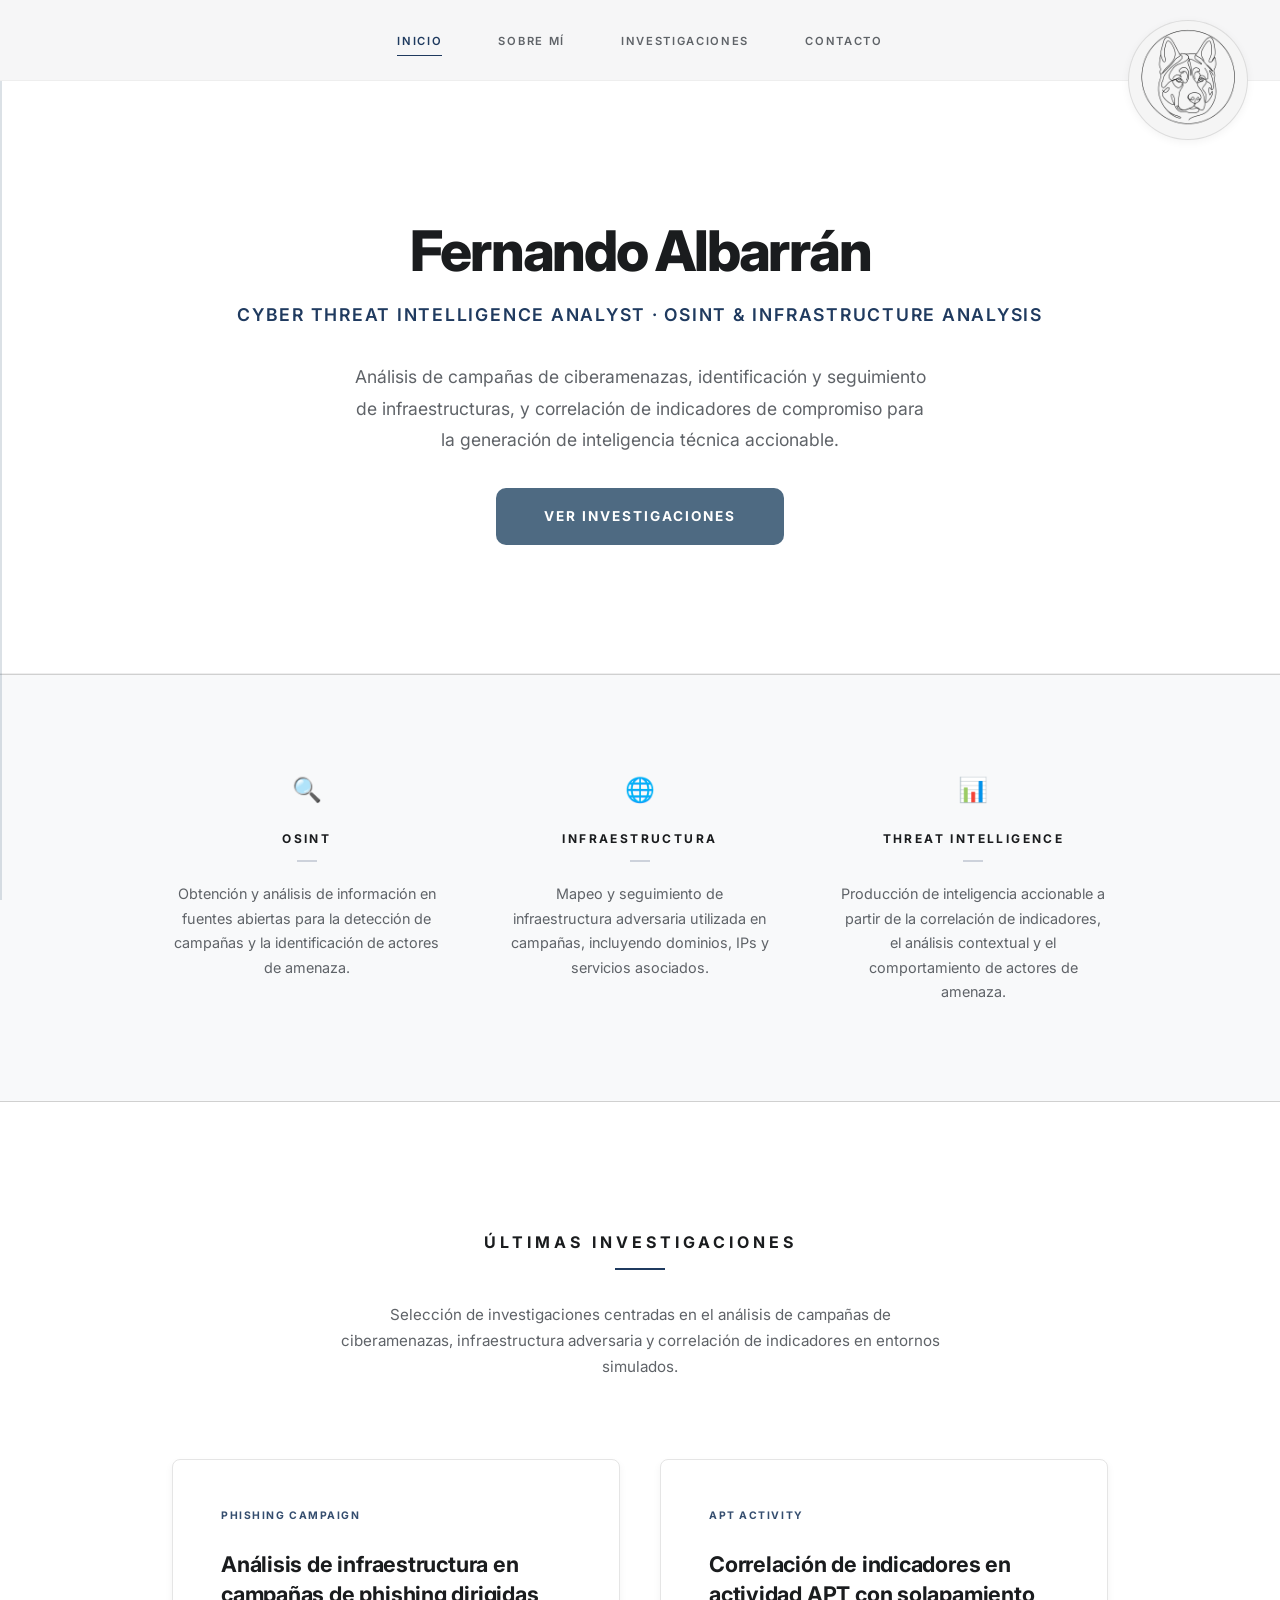
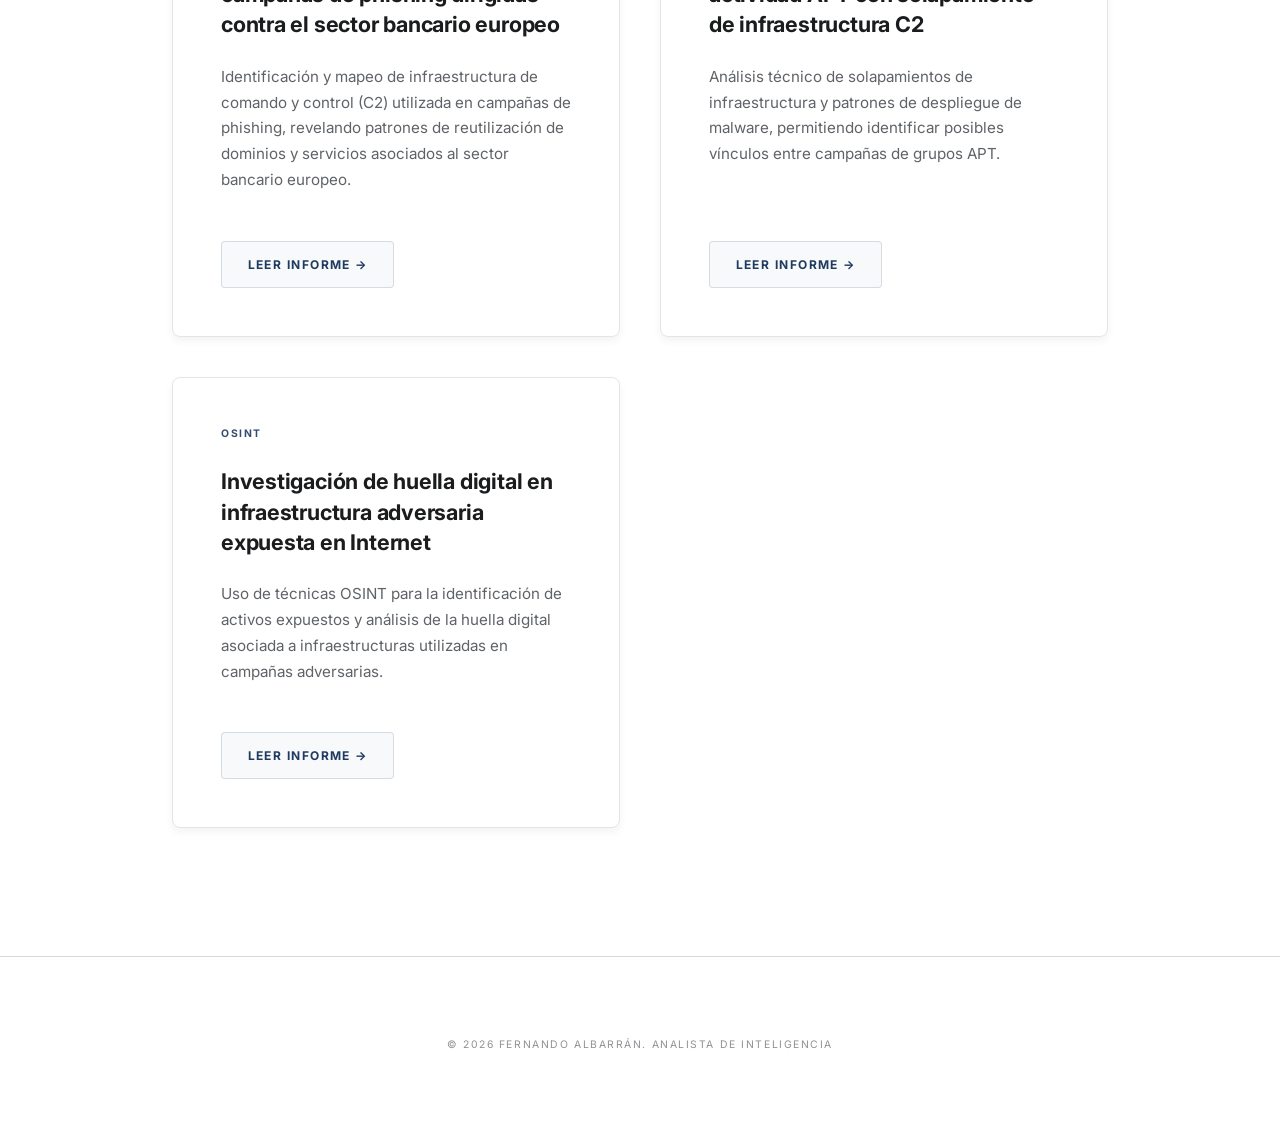
<file: index.html>
<!DOCTYPE html>
<html lang="es">

<head>
    <meta charset="UTF-8">
    <meta name="viewport" content="width=device-width, initial-scale=1.0">
    <title>Fernando Albarrán | Cyber Threat Intelligence Analyst</title>
    <meta name="description"
        content="Portafolio profesional de Fernando Albarrán, especialista en Inteligencia de Amenazas, OSINT y análisis de infraestructura adversaria.">
    <!-- Google Fonts: Inter -->
    <link rel="preconnect" href="https://fonts.googleapis.com">
    <link rel="preconnect" href="https://fonts.gstatic.com" crossorigin>
    <link href="https://fonts.googleapis.com/css2?family=Inter:wght@400;500;600;700&display=swap" rel="stylesheet">
    <link rel="stylesheet" href="styles.css">
</head>

<body>

    <div class="sidebar-accent"></div>

    <div class="logo-wrapper">
        <img src="logo.png" alt="Branding Logo" class="corner-logo">
    </div>

    <header>
        <nav>
            <div class="container">
                <ul>
                    <li><a href="index.html" class="active">INICIO</a></li>
                    <li><a href="about.html">SOBRE MÍ</a></li>
                    <li><a href="investigations.html">INVESTIGACIONES</a></li>
                    <li><a href="contact.html">CONTACTO</a></li>
                </ul>
            </div>
        </nav>
    </header>

    <main>
        <section class="hero-wrapper">
            <div class="hero container">
                <h1 class="hero-name">Fernando Albarrán</h1>
                <p class="hero-subtitle">Cyber Threat Intelligence Analyst · OSINT & Infrastructure Analysis</p>
                <div class="hero-description">
                    <p>Análisis de campañas de ciberamenazas, identificación y seguimiento de infraestructuras, y
                        correlación de indicadores de compromiso para la generación de inteligencia
                        técnica accionable.
                    </p>
                </div>
                <a href="investigations.html" class="btn-primary">Ver investigaciones</a>
            </div>
        </section>

        <section class="specialization-section">
            <div class="container">
                <div class="specialization-grid">
                    <div class="specialization-item">
                        <span class="spec-icon">🔍</span>
                        <h3 class="spec-title">OSINT</h3>
                        <p class="spec-text">Obtención y análisis de información en fuentes abiertas para la detección
                            de campañas y la identificación de actores de amenaza.</p>
                    </div>
                    <div class="specialization-item">
                        <span class="spec-icon">🌐</span>
                        <h3 class="spec-title">INFRAESTRUCTURA</h3>
                        <p class="spec-text">Mapeo y seguimiento de infraestructura adversaria utilizada en campañas,
                            incluyendo dominios, IPs y servicios asociados.</p>
                    </div>
                    <div class="specialization-item">
                        <span class="spec-icon">📊</span>
                        <h3 class="spec-title">THREAT INTELLIGENCE</h3>
                        <p class="spec-text">Producción de inteligencia accionable a partir de la correlación de
                            indicadores, el análisis contextual y el comportamiento de actores de amenaza.</p>
                    </div>
                </div>
            </div>
        </section>

        <section class="investigations-wrapper">
            <div class="container showcase latest-investigations">
                <h2 class="section-title">Últimas Investigaciones</h2>
                <p class="section-intro">Selección de investigaciones centradas en el análisis de campañas de
                    ciberamenazas, infraestructura adversaria y correlación de indicadores en entornos simulados.</p>

                <div class="grid">

                    <article class="card">
                        <span class="card-category">Phishing Campaign</span>
                        <h3 class="card-title">Análisis de infraestructura en campañas de phishing dirigidas contra el
                            sector bancario europeo</h3>
                        <p class="card-description">Identificación y mapeo de infraestructura de comando y control (C2)
                            utilizada en campañas de phishing, revelando patrones de reutilización de dominios y
                            servicios asociados al sector bancario europeo.</p>
                        <a href="investigations.html" class="card-link">Leer informe →</a>
                    </article>

                    <article class="card">
                        <span class="card-category">APT Activity</span>
                        <h3 class="card-title">Correlación de indicadores en actividad APT con solapamiento de
                            infraestructura C2</h3>
                        <p class="card-description">Análisis técnico de solapamientos de infraestructura y patrones de
                            despliegue de malware, permitiendo identificar posibles vínculos entre campañas de grupos
                            APT.</p>
                        <a href="investigations.html" class="card-link">Leer informe →</a>
                    </article>

                    <article class="card">
                        <span class="card-category">OSINT</span>
                        <h3 class="card-title">Investigación de huella digital en infraestructura adversaria expuesta en
                            Internet</h3>
                        <p class="card-description">Uso de técnicas OSINT para la identificación de activos expuestos y
                            análisis de la huella digital asociada a infraestructuras utilizadas en campañas
                            adversarias.</p>
                        <a href="investigations.html" class="card-link">Leer informe →</a>
                    </article>

                </div>
            </div>
        </section>
    </main>

    <footer>
        <div class="container">
            <p>&copy; 2026 Fernando Albarrán. Analista de Inteligencia</p>
        </div>
    </footer>

</body>

</html>
</file>
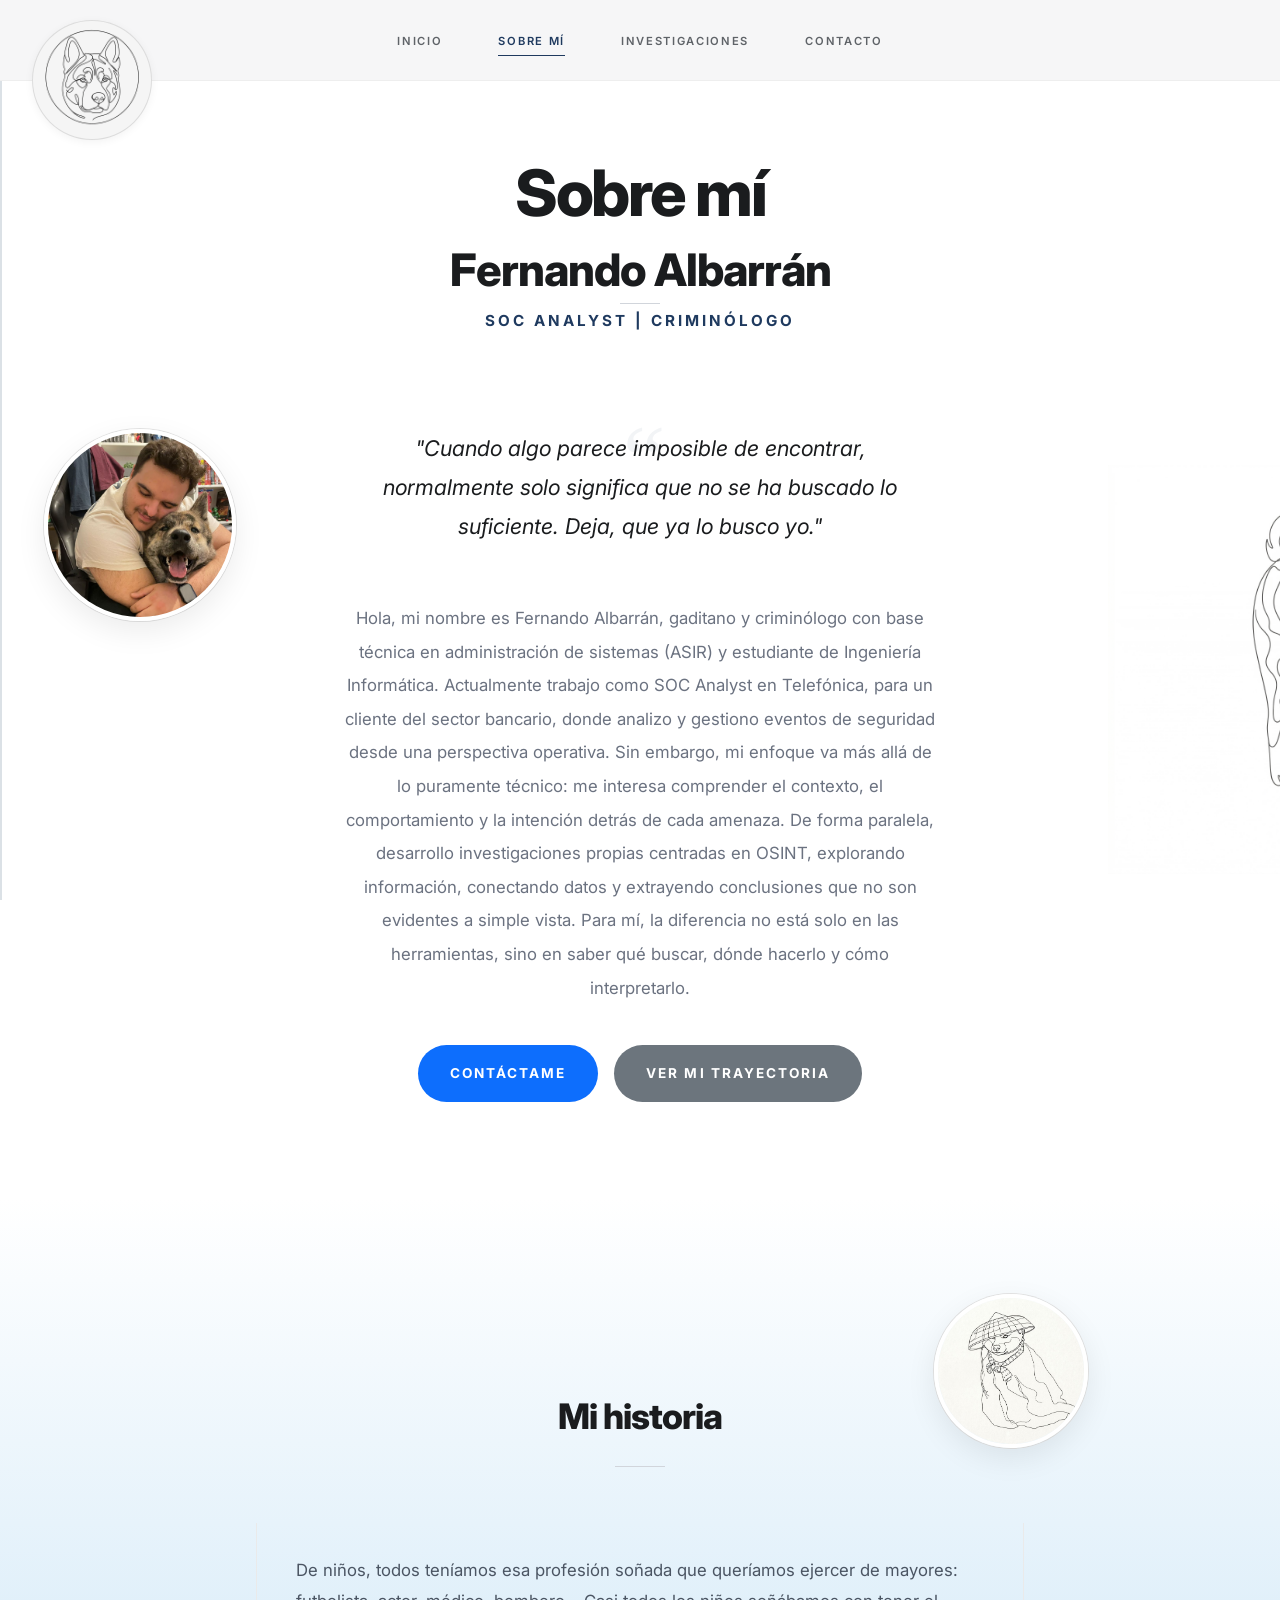
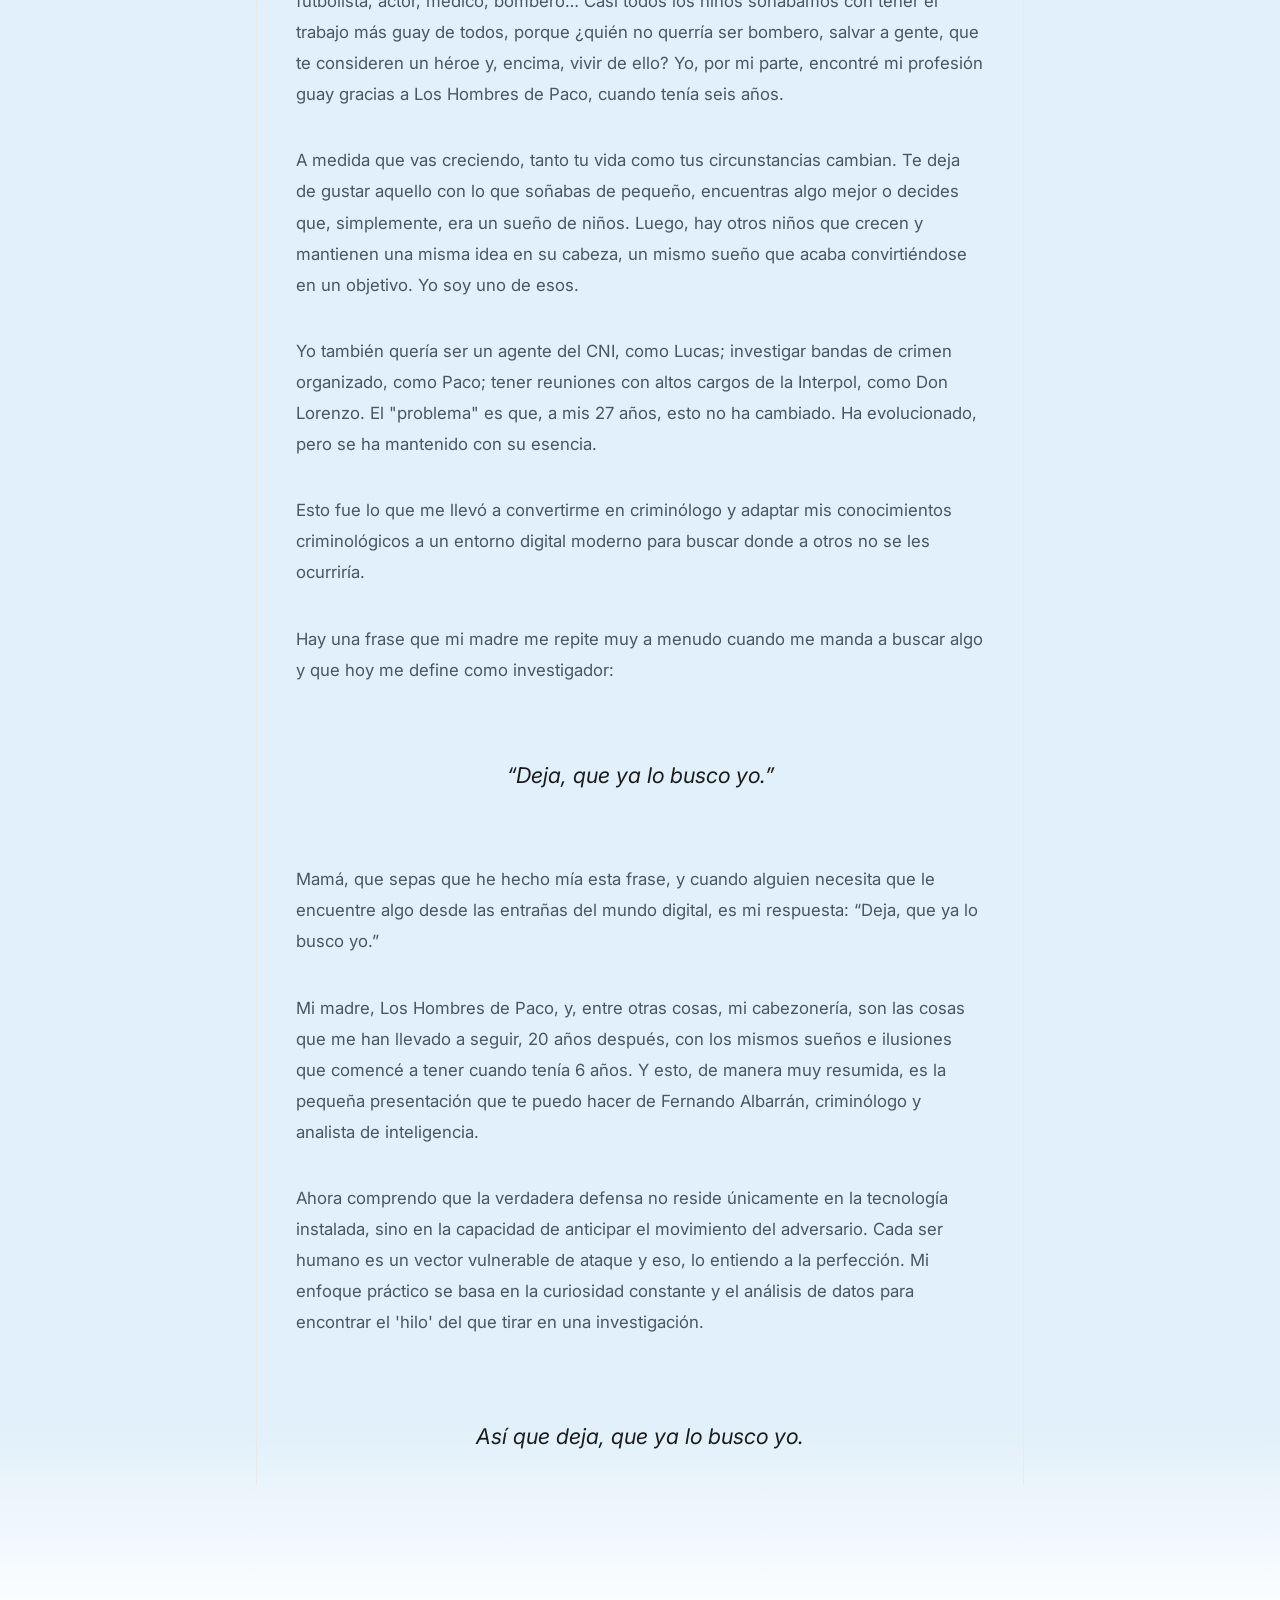
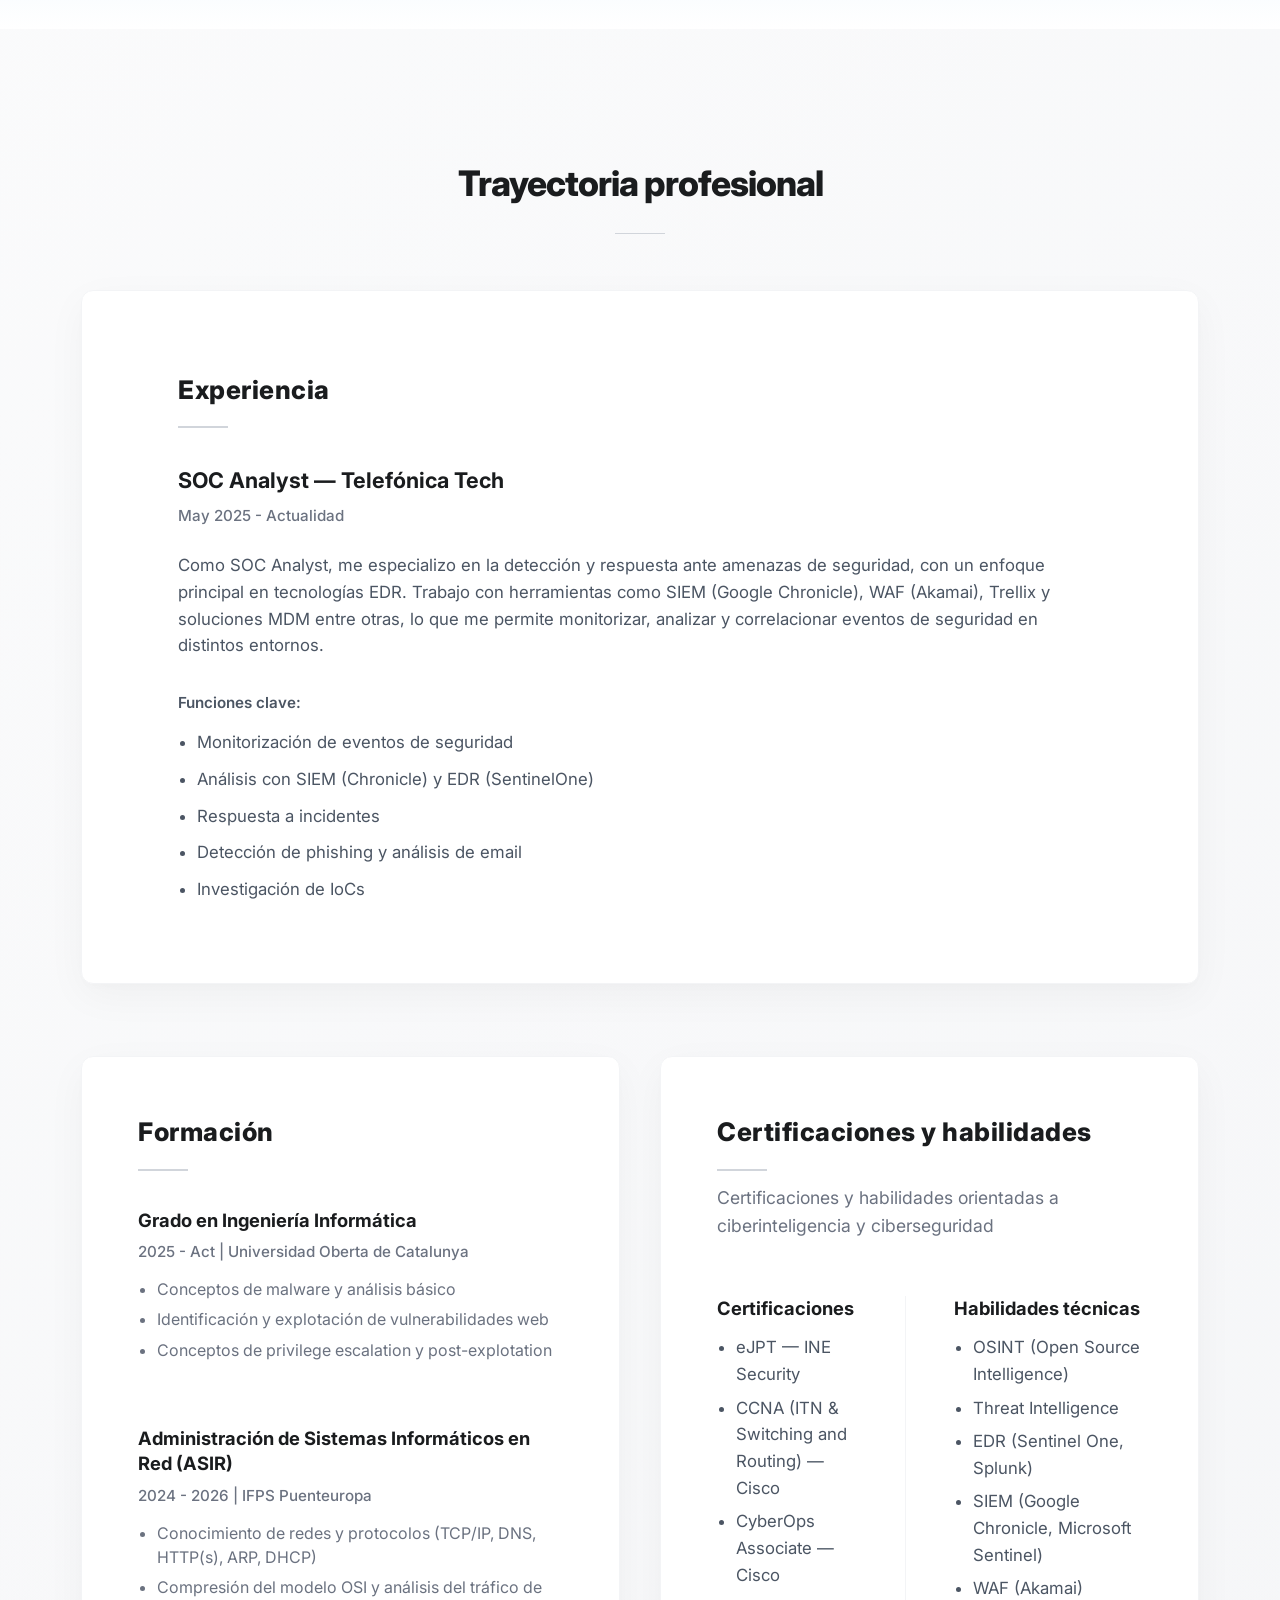
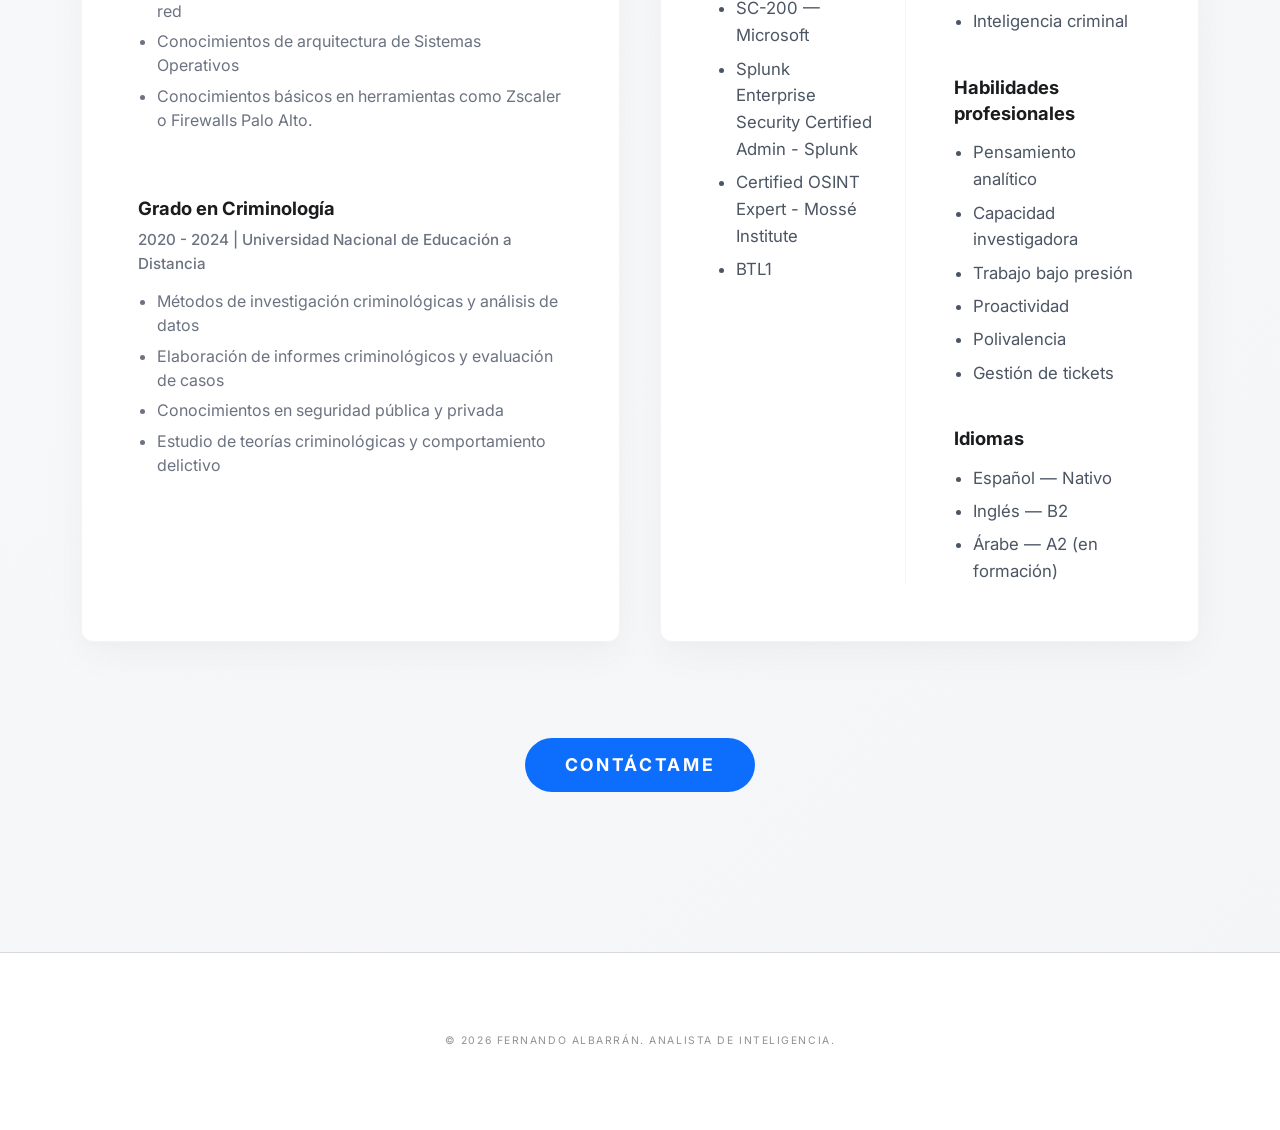
<file: about.html>
<!DOCTYPE html>
<html lang="es">

<head>
    <meta charset="UTF-8">
    <meta name="viewport" content="width=device-width, initial-scale=1.0">
    <title>Sobre mí | Fernando Albarrán</title>
    <meta name="description"
        content="Fernando Albarrán es un Analista SOC especializado e investigador en Inteligencia de Amenazas.">
    <!-- Google Fonts: Inter -->
    <link rel="preconnect" href="https://fonts.googleapis.com">
    <link rel="preconnect" href="https://fonts.gstatic.com" crossorigin>
    <link href="https://fonts.googleapis.com/css2?family=Inter:wght@400;500;600;700;800&display=swap" rel="stylesheet">
    <link rel="stylesheet" href="styles.css">
    <style>
        /* INSTRUCCIONES: Mejoras estructurales y visuales exclusivas para about.html (PREMIUM CTI) */

        /* Gradiente sutil de fondo para profundidad */
        body {
            background: linear-gradient(135deg, #ffffff 0%, #f4f5f7 100%);
            position: relative;
        }

        /* 1. Compactar el bloque superior */
        .about-hero-wrapper {
            padding: 4rem 0 2rem;
            display: flex;
            flex-direction: column;
            align-items: center;
        }

        .hero-title {
            margin-bottom: 0.2rem;
            padding-bottom: 0;
            color: var(--color-text-main);
        }

        .hero-title::after {
            display: none;
        }

        .hero-name-block {
            margin-top: 0;
            display: flex;
            flex-direction: column;
            align-items: center;
            gap: 0.2rem;
        }

        .profile-name {
            margin-bottom: 0.5rem;
            /* Pequeño margen para la línea decorativa */
            font-size: 2.8rem;
            line-height: 1.2;
            color: var(--color-text-main);
            position: relative;
        }

        /* Línea decorativa sutil debajo del nombre */
        .profile-name::after {
            content: '';
            position: absolute;
            bottom: -0.4rem;
            left: 50%;
            transform: translateX(-50%);
            width: 40px;
            height: 1px;
            background-color: #d1d5db;
            /* Gris claro */
        }

        .profile-role {
            margin-bottom: 0;
            letter-spacing: 3px;
            font-size: 0.95rem;
            color: var(--color-accent);
            text-transform: uppercase;
        }

        /* 2. Reestructurar la sección de perfil (Centro Absoluto) */
        .profile-section {
            padding: 3rem 0 6rem;
            position: relative;
        }

        .profile-card {
            display: flex;
            justify-content: center;
            align-items: flex-start;
            padding: 0;
            max-width: 950px;
            width: 100%;
            margin: 0 auto;
            position: relative;
            background: transparent;
            box-shadow: none;
            border: none;
        }

        /* 3. Corregir comportamiento de la imagen (Bloqueada a la izquierda) */
        .profile-photo-container {
            position: absolute;
            left: -8rem;
            /* Empujada significativamente hacia la izquierda para separarla del texto central */
            top: 1rem;
            width: clamp(130px, 15vw, 200px);
            height: clamp(130px, 15vw, 200px);
            overflow: hidden;
            border-radius: 50%;
            border: 4px solid #fff;
            box-shadow: 0 10px 30px rgba(0, 0, 0, 0.08), 0 0 0 1px #E5E5E5;
            display: flex;
            justify-content: center;
            align-items: center;
            z-index: 5;
        }

        .profile-img {
            width: 100%;
            height: 100%;
            object-fit: cover;
        }

        /* CENTRO: Cita, Descripción, Botón */
        .profile-info {
            position: relative;
            text-align: center;
            align-items: center;
            margin: 0 auto;
            max-width: 600px;
            /* Limitado a 600px como requerido */
            display: flex;
            flex-direction: column;
            justify-content: center;
            z-index: 10;
        }

        .quote-container {
            position: relative;
            margin-bottom: 2.5rem;
        }

        .profile-quote {
            text-align: center;
            margin: 0;
            font-size: 1.35rem;
            /* Más destacada */
            font-style: italic;
            /* Cursiva */
            line-height: 1.8;
            color: var(--color-text-main);
            padding: 0;
            position: relative;
            z-index: 2;
        }

        /* Comilla gigante decorativa de fondo */
        .profile-quote::before {
            content: '“';
            position: absolute;
            left: 50%;
            top: -3.5rem;
            transform: translateX(-50%);
            font-size: 6rem;
            font-family: Georgia, serif;
            color: var(--color-accent);
            opacity: 0.05;
            /* Muy sutil */
            z-index: -1;
        }

        .profile-desc {
            text-align: center;
            margin-top: 0;
            margin-bottom: 2.5rem;
            font-size: 1.05rem;
            color: #6b7280;
            /* Gris medio (ligero) */
            line-height: 2;
            /* Interlineado aumentado */
            font-weight: 400;
        }

        /* 4. BOTONES PREMIUM */
        .btn-primary {
            align-self: center;
            transition: all 0.3s cubic-bezier(0.25, 0.8, 0.25, 1);
        }

        .btn-primary:hover {
            transform: translateY(-3px);
            box-shadow: 0 8px 20px rgba(0, 0, 0, 0.12);
            /* Sombra elegante */
        }

        /* DERECHA: Perro dibujado que estaba antes */
        .profile-dog-container {
            position: absolute;
            /* Extraído del flujo, empujado a la derecha radicalmente */
            right: -28rem;
            top: 16rem;
            /* Movido para abajo la mitad de distancia horizontal */
            width: clamp(300px, 35vw, 600px);
            opacity: 0.85;
            z-index: 0;
            pointer-events: none;
        }

        .profile-dog-img {
            max-width: 100%;
            height: auto;
            mix-blend-mode: multiply;
        }

        /* Responsive */
        @media (max-width: 950px) {
            .profile-photo-container {
                left: 2rem;
            }

            .profile-dog-container {
                right: 0;
            }
        }

        @media (max-width: 768px) {
            .profile-card {
                display: flex;
                flex-direction: column;
                align-items: center;
                gap: 2rem;
            }

            .profile-photo-container {
                position: relative;
                left: 0;
                top: 0;
                margin-bottom: 1rem;
            }

            .profile-quote {
                font-size: 1.15rem;
            }

            .profile-dog-container {
                display: none;
            }
        }

        /* 5. SECCIÓN MI HISTORIA (Editorial CTI - Libro Moderno) */
        .story-section {
            padding: 12rem 0 9rem 0 !important; /* Respiro vertical mayor entre hero e historia */
            background: linear-gradient(to bottom, #ffffff 0%, #e1f0fa 20%, #e1f0fa 90%, #ffffff 100%) !important;
            border-top: none !important;
            border-bottom: none !important;
            position: relative;
        }

        .editorial-container {
            max-width: 800px !important;
            /* Más ancho para dar margen respirable a las líneas */
            margin: 0 auto;
            position: relative;
            padding: 0 1rem;
        }

        .editorial-content {
            width: 100% !important;
        }

        .story-title {
            text-align: center !important;
            font-size: 2.2rem;
            margin-bottom: 5rem !important;
            /* Mayor separación con el inicio del texto */
            color: var(--color-text-main);
            position: relative;
        }

        .story-title::after {
            content: '';
            position: absolute;
            bottom: -1.5rem;
            left: 50%;
            transform: translateX(-50%);
            width: 50px;
            height: 1px;
            background-color: #d1d5db;
        }

        /* Contenedor del texto con DOBLE LÍNEA VERTICAL */
        .story-body {
            position: relative;
            padding: 2rem 40px;
            /* 40px de separación pura entre el texto y las líneas */
        }

        .story-body::before,
        .story-body::after {
            content: '';
            position: absolute;
            top: 0;
            bottom: 0;
            width: 1px;
            background-color: #eaeaea;
            /* Gris muy suave */
        }

        .story-body::before {
            left: 0;
            /* Línea izquierda */
        }

        .story-body::after {
            right: 0;
            /* Línea derecha */
        }

        .story-text {
            color: #4b5563 !important;
            font-size: 1.05rem !important;
            line-height: 1.85 !important;
            /* Extra legibilidad/aire */
            margin-bottom: 2.2rem !important;
            /* Más espacio inter-párrafo */
            font-weight: 400;
        }

        .story-text:last-of-type {
            margin-bottom: 0 !important;
        }

        /* 6. FRASES CLAVE DESTACADAS Y CENTRALES */
        .story-highlight {
            font-size: 1.35rem;
            /* Tamaño incrementado */
            font-style: italic;
            color: var(--color-text-main);
            margin: 4.5rem auto;
            /* Extremadamente oxigenada e independiente */
            padding: 0;
            line-height: 1.6;
            text-align: center;
            /* Destacada en el centro */
            position: relative;
            max-width: 500px;
        }

        /* Comillas decorativas sutiles en la cita central */
        .story-highlight::before {
            content: '“';
            position: absolute;
            left: 50%;
            top: -2.5rem;
            transform: translateX(-50%);
            font-size: 4rem;
            font-family: Georgia, serif;
            color: var(--color-accent);
            opacity: 0.05;
            z-index: -1;
        }

        /* Frase especial final (Mantiene centrado pero cierra el bloque) */
        .final-highlight {
            margin-top: 5rem;
            margin-bottom: 0;
        }

        .final-highlight::before {
            display: none;
            /* Quitamos las comillas aquí para que actúe solo como cierre rotundo y limpio */
        }

        /* Ajustes Mobile de la historia para que las líneas desaparezcan si limitan el espacio */
        @media (max-width: 600px) {
            .story-body {
                padding: 1rem 15px;
            }

            .story-body::before,
            .story-body::after {
                display: none;
                /* Quitamos bordes en móvil para aprovechar la pantalla */
            }

            .story-highlight {
                font-size: 1.15rem;
                margin: 3rem auto;
            }
        }

        /* ---------------------------------------------------
           7. TRAYECTORIA PROFESIONAL (Cartas Independientes)
           --------------------------------------------------- */
        .trayectoria-section {
            padding: 8rem 0 10rem !important;
            /* Gran espacio superior de separación (>100px) */
            background-color: transparent !important;
            border: none !important;
        }

        .trayectoria-container {
            max-width: 1150px;
            /* Ancho amplio para respirabilidad en grid de 2 columnas */
            margin: 0 auto;
            position: relative;
            padding: 0 1rem;
        }

        .trayectoria-cards {
            display: grid;
            grid-template-columns: repeat(2, 1fr);
            gap: 2.5rem;
        }

        /* 1. Experiencia estelar ocupando toda la fila con máxima presencia */
        .trayectoria-cards>.trayectoria-card:nth-child(1) {
            grid-column: 1 / -1;
            padding: 5rem 6rem;
            /* Aumentado sustancialmente para lograr un efecto premium */
            margin-bottom: 2rem;
            /* Mayor separación vertical de la fila inferior */
        }

        /* 2. Las siguientes dos tarjetas recuperan 1fr (ancho equitativo 50/50%) en la segunda fila */
        .trayectoria-cards>.trayectoria-card:nth-child(2),
        .trayectoria-cards>.trayectoria-card:nth-child(3) {
            grid-column: span 1;
        }

        .trayectoria-card {
            flex: 1;
            background-color: #ffffff;
            border-radius: 12px;
            padding: 3.5rem 3.5rem;
            /* Homogeneizado y elegante */
            box-shadow: 0 12px 40px rgba(0, 0, 0, 0.04), 0 4px 12px rgba(0, 0, 0, 0.02);
            border: 1px solid #f3f4f6;
            display: flex;
            flex-direction: column;
        }

        .card-section-title {
            font-size: 1.6rem;
            font-weight: 800;
            color: var(--color-text-main, #1a1a1a);
            margin-top: 0;
            margin-bottom: 3.5rem;
            text-align: left;
            position: relative;
        }

        /* Línea bajo el subtítulo de cada card para darle estructura editorial */
        .card-section-title::after {
            content: '';
            position: absolute;
            bottom: -1.2rem;
            left: 0;
            width: 50px;
            height: 2px;
            background-color: #d1d5db;
        }

        .card-item {
            margin-bottom: 3.5rem;
            /* Aumentado sustancialmente para Formación respire mejor */
            text-align: left;
        }

        .card-item:last-child {
            margin-bottom: 0;
        }

        .card-item-title {
            font-size: 1.15rem;
            font-weight: 700;
            color: var(--color-text-main, #1a1a1a);
            margin: 0 0 0.4rem 0;
            line-height: 1.4;
        }

        .card-item-subtitle {
            font-size: 0.95rem;
            font-weight: 500;
            color: #6b7280;
            /* Gris medio */
            margin-bottom: 0.7rem;
        }

        .card-item-desc {
            font-size: 1.05rem;
            line-height: 1.6;
            color: #4b5563;
            /* Gris de lectura neutral */
            margin: 0;
            font-weight: 400;
        }

        @media (max-width: 850px) {
            .trayectoria-cards {
                grid-template-columns: 1fr;
                gap: 2rem;
            }

            .trayectoria-cards>.trayectoria-card:nth-child(1) {
                grid-column: auto;
                padding: 3rem 2rem;
                margin-bottom: 0;
            }

            .trayectoria-cards>.trayectoria-card:nth-child(2),
            .trayectoria-cards>.trayectoria-card:nth-child(3) {
                grid-column: auto;
            }

            .trayectoria-card {
                padding: 3rem 2rem;
            }

            /* Colapsar el grid interno de Certificaciones en móvil */
            .cert-grid-layout {
                grid-template-columns: 1fr !important;
                gap: 0 !important;
            }
        }
    </style>
</head>

<body>

    <div class="sidebar-accent"></div>

    <div class="logo-wrapper logo-left">
        <img src="logo.png" alt="Branding Logo" class="corner-logo">
    </div>

    <header>
        <nav>
            <div class="container">
                <ul>
                    <li><a href="index.html">INICIO</a></li>
                    <li><a href="about.html" class="active">SOBRE MÍ</a></li>
                    <li><a href="investigations.html">INVESTIGACIONES</a></li>
                    <li><a href="contact.html">CONTACTO</a></li>
                </ul>
            </div>
        </nav>
    </header>

    <main>
        <section class="about-hero-wrapper">
            <div class="container">
                <h1 class="hero-title">Sobre mí</h1>
                <div class="hero-name-block">
                    <h2 class="profile-name">Fernando Albarrán</h2>
                    <p class="profile-role">SOC Analyst | Criminólogo</p>
                </div>
            </div>
        </section>

        <section class="profile-section">
            <div class="container">
                <div class="profile-card">
                    <div class="profile-photo-container">
                        <img src="perfil.jpg" alt="Fernando Albarrán" class="profile-img">
                    </div>
                    <div class="profile-info">
                        <div class="quote-container">
                            <p class="profile-quote">
                                "Cuando algo parece imposible de encontrar, normalmente solo significa que no se ha
                                buscado lo suficiente. Deja, que ya lo busco yo."
                            </p>
                        </div>
                        <p class="profile-desc">
                            Hola, mi nombre es Fernando Albarrán, gaditano y criminólogo con base técnica en
                            administración de sistemas (ASIR) y estudiante de Ingeniería
                            Informática.

                            Actualmente trabajo como SOC Analyst en Telefónica, para un cliente del sector bancario,
                            donde analizo y gestiono eventos de seguridad desde una perspectiva operativa. Sin embargo,
                            mi enfoque va más allá de lo puramente técnico: me interesa comprender el contexto, el
                            comportamiento y la intención detrás de cada amenaza.

                            De forma paralela, desarrollo investigaciones propias centradas en OSINT, explorando
                            información, conectando datos y extrayendo conclusiones que no son evidentes a simple vista.

                            Para mí, la diferencia no está solo en las herramientas, sino en saber qué buscar, dónde
                            hacerlo y cómo interpretarlo.
                        </p>
                        <div
                            style="display: flex; gap: 1rem; justify-content: center; align-items: center; flex-wrap: nowrap;">
                            <a href="contact.html" class="btn-primary"
                                style="border-radius: 50px; background-color: #0d6efd; color: #ffffff; border: none; white-space: nowrap; padding-left: 2rem; padding-right: 2rem;">Contáctame</a>
                            <a href="#trayectoria" class="btn-primary"
                                style="border-radius: 50px; background-color: #6c757d; color: #ffffff; border: none; white-space: nowrap; padding-left: 2rem; padding-right: 2rem;">Ver
                                mi trayectoria</a>
                        </div>
                    </div>
                    <div class="profile-dog-container">
                        <img src="perro.png" alt="Dibujo de perro en trazo" class="profile-dog-img">
                    </div>
                </div>
            </div>
        </section>

        <section class="story-section">
            <div class="container editorial-container">
                <div class="story-content editorial-content">
                    <div
                        style="display: flex; justify-content: center; align-items: center; margin-bottom: 5rem; position: relative; width: 100%;">
                        <h2 class="story-title" style="margin-bottom: 0 !important; width: fit-content;">Mi historia
                        </h2>
                        <div class="profile-photo-container"
                            style="position: absolute; left: auto; right: -4rem; top: -6rem; margin: 0; width: clamp(100px, 12vw, 160px); height: clamp(100px, 12vw, 160px);">
                            <img src="perro2.jpeg" alt="Perro con sombrero" class="profile-img">
                        </div>
                    </div>

                    <div class="story-body">
                        <p class="story-text">
                            De niños, todos teníamos esa profesión soñada que queríamos ejercer de mayores: futbolista,
                            actor, médico, bombero… Casi todos los niños soñábamos con tener el trabajo más guay de
                            todos,
                            porque ¿quién no querría ser bombero, salvar a gente, que te consideren un héroe y, encima,
                            vivir de ello? Yo, por mi parte, encontré mi profesión guay gracias a Los Hombres de Paco,
                            cuando tenía seis años.
                        </p>

                        <p class="story-text">
                            A medida que vas creciendo, tanto tu vida como tus circunstancias cambian. Te deja de gustar
                            aquello con lo que soñabas de pequeño, encuentras algo mejor o decides que, simplemente, era
                            un
                            sueño de niños. Luego, hay otros niños que crecen y mantienen una misma idea en su cabeza,
                            un
                            mismo sueño que acaba convirtiéndose en un objetivo. Yo soy uno de esos.
                        </p>

                        <p class="story-text">
                            Yo también quería ser un agente del CNI, como Lucas; investigar bandas de crimen organizado,
                            como Paco; tener reuniones con altos cargos de la Interpol, como Don Lorenzo. El "problema"
                            es
                            que, a mis 27 años, esto no ha cambiado. Ha evolucionado, pero se ha mantenido con su
                            esencia.
                        </p>

                        <p class="story-text">
                            Esto fue lo que me llevó a convertirme en criminólogo y adaptar mis conocimientos
                            criminológicos
                            a un entorno digital moderno para buscar donde a otros no se les ocurriría.
                        </p>

                        <p class="story-text">
                            Hay una frase que mi madre me repite muy a menudo cuando me manda a buscar algo y que hoy me
                            define como investigador:
                        </p>

                        <blockquote class="story-highlight">
                            “Deja, que ya lo busco yo.”
                        </blockquote>

                        <p class="story-text">
                            Mamá, que sepas que he hecho mía esta frase, y cuando alguien necesita que le encuentre algo
                            desde las entrañas del mundo digital, es mi respuesta: “Deja, que ya lo busco yo.”
                        </p>

                        <p class="story-text">
                            Mi madre, Los Hombres de Paco, y, entre otras cosas, mi cabezonería, son las cosas que me
                            han
                            llevado a seguir, 20 años después, con los mismos sueños e ilusiones que comencé a tener
                            cuando
                            tenía 6 años. Y esto, de manera muy resumida, es la pequeña presentación que te puedo hacer
                            de
                            Fernando Albarrán, criminólogo y analista de inteligencia.
                        </p>

                        <p class="story-text">
                            Ahora comprendo que la verdadera defensa no reside únicamente en la tecnología instalada,
                            sino
                            en la capacidad de anticipar el movimiento del adversario. Cada ser humano es un vector
                            vulnerable de
                            ataque y eso, lo entiendo a la perfección. Mi enfoque práctico se basa en la curiosidad
                            constante y el análisis de datos para encontrar el
                            'hilo' del que tirar en una investigación.
                        </p>

                        <blockquote class="story-highlight final-highlight">
                            Así que deja, que ya lo busco yo.
                        </blockquote>
                    </div>
                </div>
            </div>
        </section>

        <section class="trayectoria-section" id="trayectoria">
            <div class="trayectoria-container">
                <!-- Gran espacio superior creado por el padding de trayectoria-section (8rem / >100px) -->
                <h2 class="story-title" style="margin-bottom: 5rem !important;">Trayectoria profesional</h2>

                <div class="trayectoria-cards">

                    <!-- Tarjeta Izquierda (Experiencia) -->
                    <div class="trayectoria-card">
                        <h3 class="card-section-title">Experiencia</h3>

                        <div class="card-item">
                            <h4 class="card-item-title" style="font-size: 1.35rem; margin-bottom: 0.5rem;">SOC Analyst —
                                Telefónica Tech</h4>
                            <div class="card-item-subtitle" style="margin-bottom: 1.5rem;">May 2025 - Actualidad</div>

                            <p class="card-item-desc" style="margin-bottom: 2rem;">Como SOC Analyst, me especializo en
                                la detección y respuesta ante amenazas de seguridad, con un enfoque principal en
                                tecnologías EDR. Trabajo con herramientas como SIEM (Google Chronicle), WAF (Akamai),
                                Trellix y soluciones MDM entre otras, lo que me permite monitorizar, analizar y
                                correlacionar eventos de seguridad en distintos entornos.</p>

                            <div class="card-item-subtitle"
                                style="margin-bottom: 0.8rem; color: #4b5563; font-weight: 600;">Funciones clave:</div>
                            <ul
                                style="margin: 0 0 0 1.2rem; padding: 0; color: #4b5563; font-size: 1.05rem; line-height: 1.7;">
                                <li style="margin-bottom: 0.5rem;">Monitorización de eventos de seguridad</li>
                                <li style="margin-bottom: 0.5rem;">Análisis con SIEM (Chronicle) y EDR (SentinelOne)
                                </li>
                                <li style="margin-bottom: 0.5rem;">Respuesta a incidentes</li>
                                <li style="margin-bottom: 0.5rem;">Detección de phishing y análisis de email</li>
                                <li>Investigación de IoCs</li>
                            </ul>
                        </div>
                    </div>

                    <!-- Tarjeta Derecha (Formación) -->
                    <div class="trayectoria-card">
                        <h3 class="card-section-title">Formación</h3>

                        <div class="card-item" style="margin-bottom: 4rem;">
                            <h4 class="card-item-title">Grado en Ingeniería Informática</h4>
                            <div class="card-item-subtitle">2025 - Act | Universidad Oberta de Catalunya</div>
                            <ul
                                style="margin: 0.8rem 0 0 1.2rem; padding: 0; color: #6b7280; font-size: 1rem; line-height: 1.5;">
                                <li style="margin-bottom: 0.4rem;">Conceptos de malware y análisis básico</li>
                                <li style="margin-bottom: 0.4rem;">Identificación y explotación de vulnerabilidades web
                                </li>
                                <li>Conceptos de privilege escalation y post-explotation</li>
                            </ul>
                        </div>

                        <div class="card-item" style="margin-bottom: 4rem;">
                            <h4 class="card-item-title">Administración de Sistemas Informáticos en Red (ASIR)</h4>
                            <div class="card-item-subtitle">2024 - 2026 | IFPS Puenteuropa</div>
                            <ul
                                style="margin: 0.8rem 0 0 1.2rem; padding: 0; color: #6b7280; font-size: 1rem; line-height: 1.5;">
                                <li style="margin-bottom: 0.4rem;">Conocimiento de redes y protocolos (TCP/IP, DNS,
                                    HTTP(s), ARP, DHCP)</li>
                                <li style="margin-bottom: 0.4rem;">Compresión del modelo OSI y análisis del tráfico de
                                    red</li>
                                <li style="margin-bottom: 0.4rem;">Conocimientos de arquitectura de Sistemas Operativos
                                </li>
                                <li>Conocimientos básicos en herramientas como Zscaler o Firewalls Palo Alto.</li>
                            </ul>
                        </div>

                        <div class="card-item" style="margin-bottom: 0;">
                            <h4 class="card-item-title">Grado en Criminología</h4>
                            <div class="card-item-subtitle">2020 - 2024 | Universidad Nacional de Educación a Distancia
                            </div>
                            <ul
                                style="margin: 0.8rem 0 0 1.2rem; padding: 0; color: #6b7280; font-size: 1rem; line-height: 1.5;">
                                <li style="margin-bottom: 0.4rem;">Métodos de investigación criminológicas y análisis de
                                    datos</li>
                                <li style="margin-bottom: 0.4rem;">Elaboración de informes criminológicos y evaluación
                                    de casos</li>
                                <li style="margin-bottom: 0.4rem;">Conocimientos en seguridad pública y privada</li>
                                <li>Estudio de teorías criminológicas y comportamiento delictivo</li>
                            </ul>
                        </div>
                    </div>

                    <!-- Tarjeta Derecha/Nueva (Certificaciones y habilidades) -->
                    <div class="trayectoria-card">
                        <h3 class="card-section-title" style="margin-bottom: 2rem;">Certificaciones y habilidades</h3>
                        <p class="card-item-desc" style="margin-bottom: 3.5rem; color: #6b7280; font-size: 1.1rem;">
                            Certificaciones y habilidades orientadas a ciberinteligencia y ciberseguridad</p>

                        <div class="cert-grid-layout" style="display: grid; grid-template-columns: 1fr 1fr; gap: 3rem;">

                            <!-- COLUMNA IZQUIERDA -->
                            <div style="border-right: 1px solid #f3f4f6; padding-right: 2rem;">
                                <div class="card-item">
                                    <h4 class="card-item-title">Certificaciones</h4>
                                    <ul
                                        style="margin: 0.8rem 0 0 1.2rem; padding: 0; color: #4b5563; font-size: 1.05rem; line-height: 1.6;">
                                        <li style="margin-bottom: 0.4rem;">eJPT — INE Security</li>
                                        <li style="margin-bottom: 0.4rem;">CCNA (ITN & Switching and Routing) — Cisco
                                        </li>
                                        <li style="margin-bottom: 0.4rem;">CyberOps Associate — Cisco</li>
                                        <li style="margin-bottom: 0.4rem;">SC-200 — Microsoft</li>
                                        <li style="margin-bottom: 0.4rem;">Splunk Enterprise Security Certified Admin -
                                            Splunk</li>
                                        <li style="margin-bottom: 0.4rem;">Certified OSINT Expert - Mossé Institute</li>
                                        <li>BTL1</li>
                                    </ul>
                                </div>
                            </div>

                            <!-- COLUMNA DERECHA -->
                            <div>
                                <div class="card-item" style="margin-bottom: 2.5rem;">
                                    <h4 class="card-item-title">Habilidades técnicas</h4>
                                    <ul
                                        style="margin: 0.8rem 0 0 1.2rem; padding: 0; color: #4b5563; font-size: 1.05rem; line-height: 1.6;">
                                        <li style="margin-bottom: 0.4rem;">OSINT (Open Source Intelligence)</li>
                                        <li style="margin-bottom: 0.4rem;">Threat Intelligence</li>
                                        <li style="margin-bottom: 0.4rem;">EDR (Sentinel One, Splunk)</li>
                                        <li style="margin-bottom: 0.4rem;">SIEM (Google Chronicle, Microsoft Sentinel)
                                        </li>
                                        <li style="margin-bottom: 0.4rem;">WAF (Akamai)</li>
                                        <li>Inteligencia criminal</li>
                                    </ul>
                                </div>

                                <div class="card-item" style="margin-bottom: 2.5rem;">
                                    <h4 class="card-item-title">Habilidades profesionales</h4>
                                    <ul
                                        style="margin: 0.8rem 0 0 1.2rem; padding: 0; color: #4b5563; font-size: 1.05rem; line-height: 1.6;">
                                        <li style="margin-bottom: 0.4rem;">Pensamiento analítico</li>
                                        <li style="margin-bottom: 0.4rem;">Capacidad investigadora</li>
                                        <li style="margin-bottom: 0.4rem;">Trabajo bajo presión</li>
                                        <li style="margin-bottom: 0.4rem;">Proactividad</li>
                                        <li style="margin-bottom: 0.4rem;">Polivalencia</li>
                                        <li>Gestión de tickets</li>
                                    </ul>
                                </div>

                                <div class="card-item" style="margin-bottom: 0;">
                                    <h4 class="card-item-title">Idiomas</h4>
                                    <ul
                                        style="margin: 0.8rem 0 0 1.2rem; padding: 0; color: #4b5563; font-size: 1.05rem; line-height: 1.6;">
                                        <li style="margin-bottom: 0.4rem;">Español — Nativo</li>
                                        <li style="margin-bottom: 0.4rem;">Inglés — B2</li>
                                        <li>Árabe — A2 (en formación)</li>
                                    </ul>
                                </div>
                            </div>

                        </div>
                    </div>

                </div>

                <div style="display: flex; justify-content: center; margin-top: 6rem;">
                    <a href="contact.html" class="btn-primary"
                        style="border-radius: 50px; background-color: #0d6efd; color: #ffffff; border: none; white-space: nowrap; padding-left: 2.5rem; padding-right: 2.5rem; font-size: 1.1rem; padding-top: 0.8rem; padding-bottom: 0.8rem;">Contáctame</a>
                </div>

            </div>
        </section>
    </main>

    <footer>
        <div class="container">
            <p>&copy; 2026 Fernando Albarrán. Analista de Inteligencia.</p>
        </div>
    </footer>

</body>

</html>
</file>
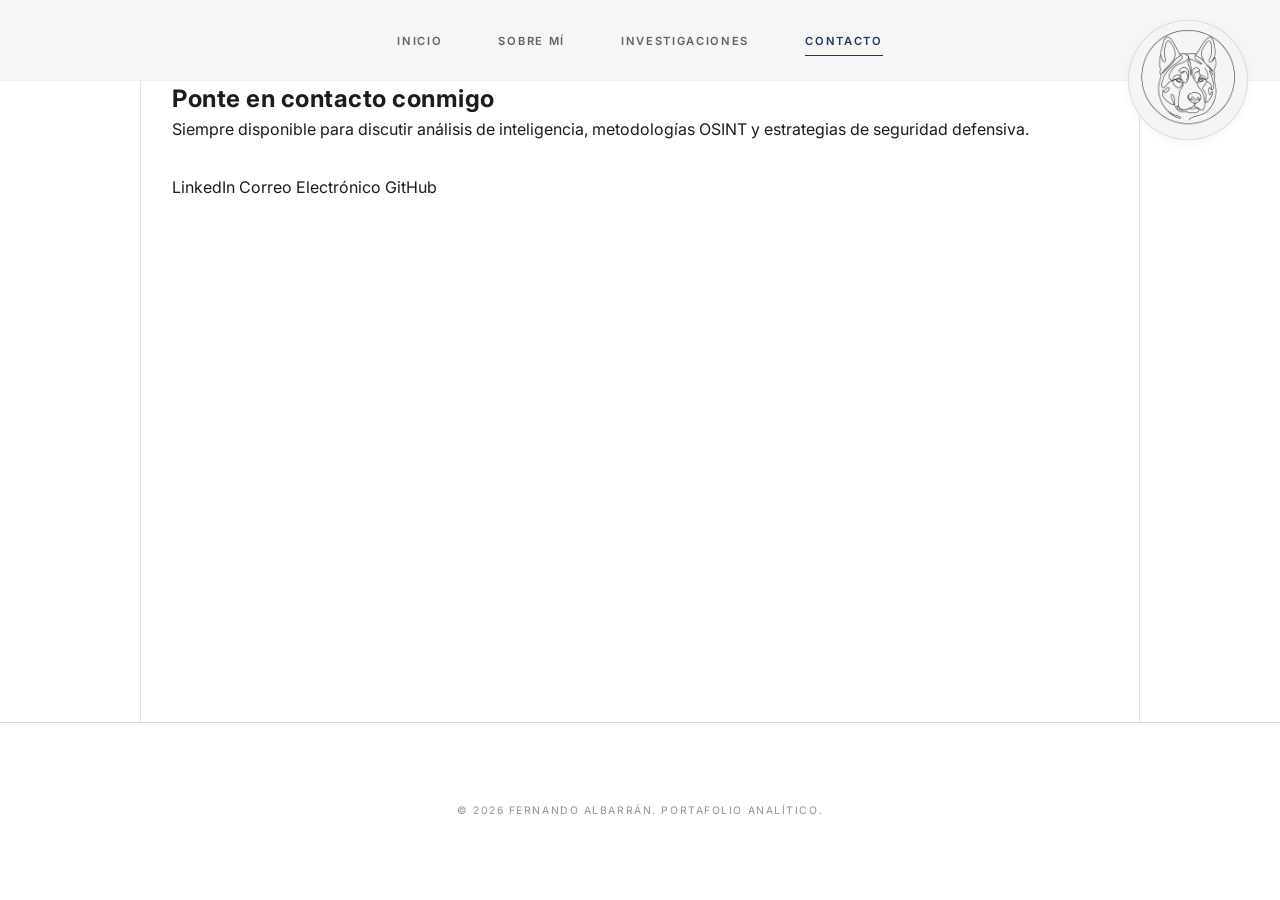
<file: contact.html>
<!DOCTYPE html>
<html lang="es">
<head>
    <meta charset="UTF-8">
    <meta name="viewport" content="width=device-width, initial-scale=1.0">
    <title>Contacto | Fernando Albarrán</title>
    <meta name="description" content="Ponte en contacto con Fernando Albarrán para consultas relacionadas con CTI, OSINT y SOC.">
    <!-- Google Fonts: Inter -->
    <link rel="preconnect" href="https://fonts.googleapis.com">
    <link rel="preconnect" href="https://fonts.gstatic.com" crossorigin>
    <link href="https://fonts.googleapis.com/css2?family=Inter:wght@400;500;600;700&display=swap" rel="stylesheet">
    <link rel="stylesheet" href="styles.css">
</head>
<body>

    <div class="logo-wrapper">
        <img src="logo.png" alt="Branding Logo" class="corner-logo">
    </div>

<header>
    <nav>
        <div class="container">
            <ul>
                <li><a href="index.html">INICIO</a></li>
                <li><a href="about.html">SOBRE MÍ</a></li>
                <li><a href="investigations.html">INVESTIGACIONES</a></li>
                <li><a href="contact.html" class="active">CONTACTO</a></li>
            </ul>
        </div>
    </nav>
</header>

<main>
    <section class="container contact-hero">
        <h1>Ponte en contacto conmigo</h1>
        <p style="margin-bottom: 2rem;">Siempre disponible para discutir análisis de inteligencia, metodologías OSINT y estrategias de seguridad defensiva.</p>
        
        <div class="links-grid">
            <a href="https://www.linkedin.com" target="_blank" class="contact-link">LinkedIn</a>
            <a href="mailto:email@example.com" class="contact-link">Correo Electrónico</a>
            <a href="https://github.com" target="_blank" class="contact-link">GitHub</a>
        </div>
    </section>
</main>

<footer>
    <div class="container">
        <p>&copy; 2026 Fernando Albarrán. Portafolio Analítico.</p>
    </div>
</footer>

</body>
</html>
</file>
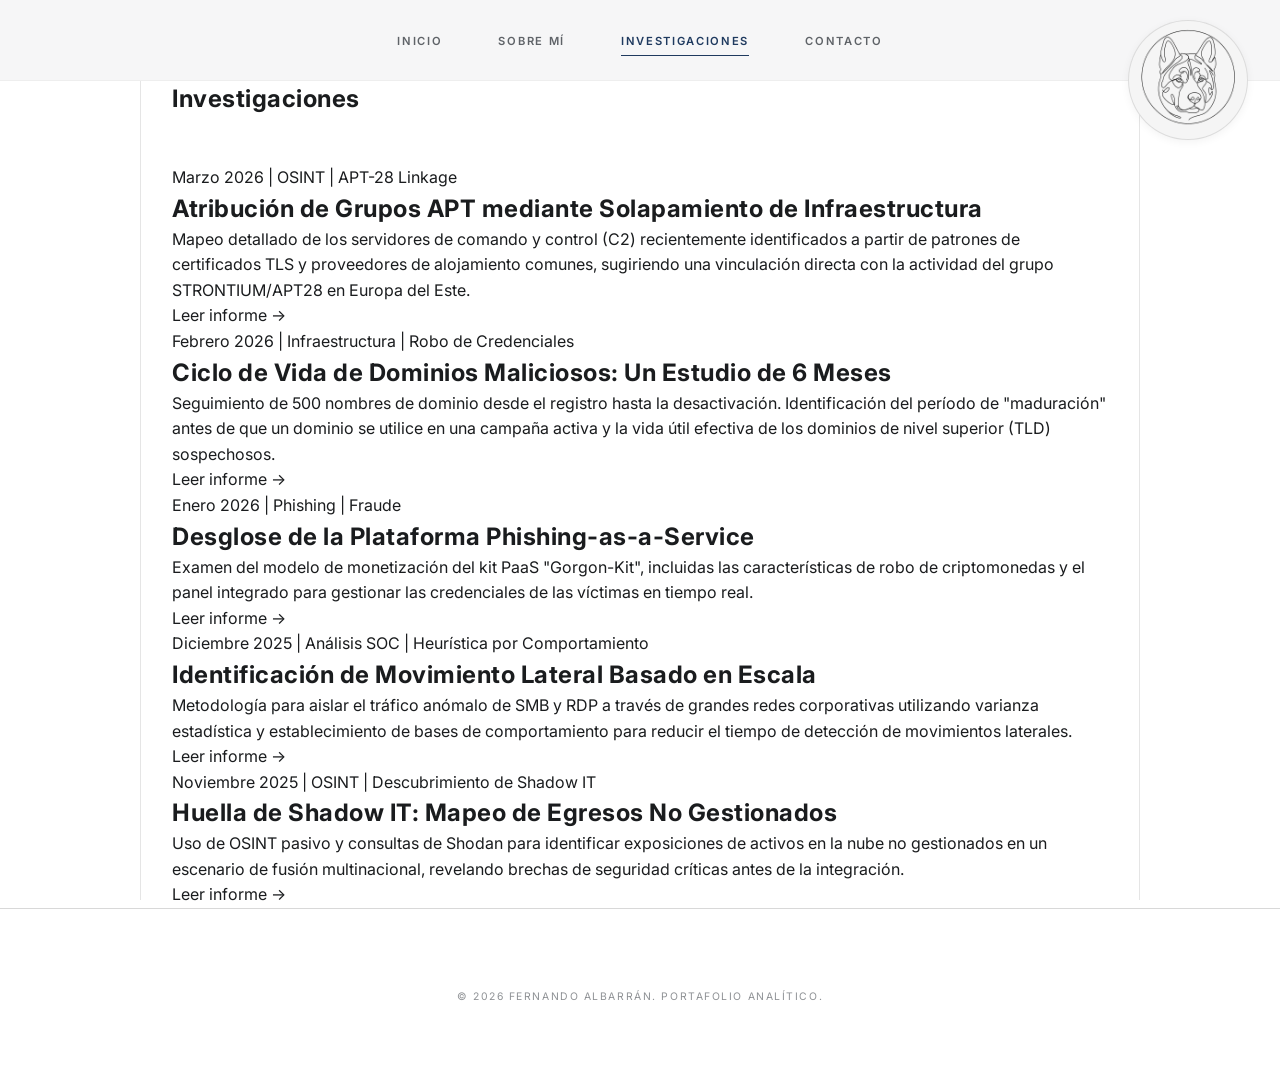
<file: investigations.html>
<!DOCTYPE html>
<html lang="es">
<head>
    <meta charset="UTF-8">
    <meta name="viewport" content="width=device-width, initial-scale=1.0">
    <title>Investigaciones | Fernando Albarrán</title>
    <meta name="description" content="Informes detallados de Inteligencia de Amenazas e investigaciones OSINT por Fernando Albarrán.">
    <!-- Google Fonts: Inter -->
    <link rel="preconnect" href="https://fonts.googleapis.com">
    <link rel="preconnect" href="https://fonts.gstatic.com" crossorigin>
    <link href="https://fonts.googleapis.com/css2?family=Inter:wght@400;500;600;700&display=swap" rel="stylesheet">
    <link rel="stylesheet" href="styles.css">
</head>
<body>

    <div class="logo-wrapper">
        <img src="logo.png" alt="Branding Logo" class="corner-logo">
    </div>

<header>
    <nav>
        <div class="container">
            <ul>
                <li><a href="index.html">INICIO</a></li>
                <li><a href="about.html">SOBRE MÍ</a></li>
                <li><a href="investigations.html" class="active">INVESTIGACIONES</a></li>
                <li><a href="contact.html">CONTACTO</a></li>
            </ul>
        </div>
    </nav>
</header>

<main>
    <section class="container">
        <h1 class="hero" style="padding-top: 0; padding-bottom: 3rem; text-align: left;">Investigaciones</h1>
        
        <div class="list">
            <article class="list-item">
                <div class="list-item-content">
                    <div class="list-item-meta">Marzo 2026 | OSINT | APT-28 Linkage</div>
                    <h2 class="list-item-title">Atribución de Grupos APT mediante Solapamiento de Infraestructura</h2>
                    <p class="list-item-summary">
                        Mapeo detallado de los servidores de comando y control (C2) recientemente identificados a partir de patrones de certificados TLS y proveedores de alojamiento comunes, sugiriendo una vinculación directa con la actividad del grupo STRONTIUM/APT28 en Europa del Este.
                    </p>
                </div>
                <a href="#" class="btn-text">Leer informe →</a>
            </article>

            <article class="list-item">
                <div class="list-item-content">
                    <div class="list-item-meta">Febrero 2026 | Infraestructura | Robo de Credenciales</div>
                    <h2 class="list-item-title">Ciclo de Vida de Dominios Maliciosos: Un Estudio de 6 Meses</h2>
                    <p class="list-item-summary">
                        Seguimiento de 500 nombres de dominio desde el registro hasta la desactivación. Identificación del período de "maduración" antes de que un dominio se utilice en una campaña activa y la vida útil efectiva de los dominios de nivel superior (TLD) sospechosos.
                    </p>
                </div>
                <a href="#" class="btn-text">Leer informe →</a>
            </article>

            <article class="list-item">
                <div class="list-item-content">
                    <div class="list-item-meta">Enero 2026 | Phishing | Fraude</div>
                    <h2 class="list-item-title">Desglose de la Plataforma Phishing-as-a-Service</h2>
                    <p class="list-item-summary">
                        Examen del modelo de monetización del kit PaaS "Gorgon-Kit", incluidas las características de robo de criptomonedas y el panel integrado para gestionar las credenciales de las víctimas en tiempo real.
                    </p>
                </div>
                <a href="#" class="btn-text">Leer informe →</a>
            </article>

            <article class="list-item">
                <div class="list-item-content">
                    <div class="list-item-meta">Diciembre 2025 | Análisis SOC | Heurística por Comportamiento</div>
                    <h2 class="list-item-title">Identificación de Movimiento Lateral Basado en Escala</h2>
                    <p class="list-item-summary">
                        Metodología para aislar el tráfico anómalo de SMB y RDP a través de grandes redes corporativas utilizando varianza estadística y establecimiento de bases de comportamiento para reducir el tiempo de detección de movimientos laterales.
                    </p>
                </div>
                <a href="#" class="btn-text">Leer informe →</a>
            </article>

            <article class="list-item">
                <div class="list-item-content">
                    <div class="list-item-meta">Noviembre 2025 | OSINT | Descubrimiento de Shadow IT</div>
                    <h2 class="list-item-title">Huella de Shadow IT: Mapeo de Egresos No Gestionados</h2>
                    <p class="list-item-summary">
                        Uso de OSINT pasivo y consultas de Shodan para identificar exposiciones de activos en la nube no gestionados en un escenario de fusión multinacional, revelando brechas de seguridad críticas antes de la integración.
                    </p>
                </div>
                <a href="#" class="btn-text">Leer informe →</a>
            </article>
        </div>
    </section>
</main>

<footer>
    <div class="container">
        <p>&copy; 2026 Fernando Albarrán. Portafolio Analítico.</p>
    </div>
</footer>

</body>
</html>
</file>
<file: styles.css>
/* Design System: Minimalist CTI Portfolio */
:root {
    --font-primary: 'Inter', -apple-system, BlinkMacSystemFont, "Segoe UI", Roboto, sans-serif;
    --color-background: #ffffff;
    --color-surface: #f8f9fa;
    /* More structured grey */
    --color-border: #eeeeee;
    --color-text-main: #1a1c1e;
    --color-text-muted: #5f6368;
    --color-accent: #1f3a5f;
    /* Deep Navy Blue - Professional & Technical */
    --container-width: 1000px;
    --transition-base: 0.3s cubic-bezier(0.25, 0.46, 0.45, 0.94);
}

/* Base Reset */
* {
    margin: 0;
    padding: 0;
    box-sizing: border-box;
}

html {
    scroll-behavior: smooth;
}

body {
    font-family: var(--font-primary);
    background-color: var(--color-background);
    color: var(--color-text-main);
    line-height: 1.6;
    -webkit-font-smoothing: antialiased;
    min-height: 100vh;
    display: flex;
    flex-direction: column;
    overflow-x: hidden;
    position: relative;
}

/* Vertical Framing Elements */
body::before,
body::after {
    content: '';
    position: fixed;
    top: 0;
    bottom: 0;
    width: 1px;
    background-color: #E5E5E5;
    /* More solid grey as requested */
    z-index: -1;
}

body::before {
    left: calc(50% - 500px);
}

body::after {
    right: calc(50% - 500px);
}

.sidebar-accent {
    position: fixed;
    top: 0;
    bottom: 0;
    left: 0;
    width: 2px;
    /* Thinner sidebar as requested */
    background-color: #4E6A82;
    opacity: 0.2;
    z-index: 10;
}

a {
    text-decoration: none;
    color: inherit;
    transition: var(--transition-base);
}

h1,
h2,
h3 {
    font-weight: 700;
    line-height: 1.5;
    letter-spacing: 0.5px;
}

.container {
    max-width: var(--container-width);
    margin: 0 auto;
    padding: 0 2rem;
}

main {
    flex: 1 0 auto;
}

/* Navbar */
nav {
    position: sticky;
    top: 0;
    background-color: rgba(246, 246, 247, 0.98);
    /* Subtle grayish tone */
    backdrop-filter: blur(12px);
    z-index: 2000;
    border-bottom: 1px solid var(--color-border);
}

nav .container {
    display: flex;
    justify-content: center;
    align-items: center;
    height: 80px;
    /* Slightly more breathing room */
}

nav ul {
    list-style: none;
    display: flex;
    gap: 3.5rem;
}

nav ul li a {
    font-size: 0.7rem;
    font-weight: 600;
    text-transform: uppercase;
    letter-spacing: 0.15em;
    color: var(--color-text-muted);
    position: relative;
    padding: 0.5rem 0;
}

nav ul li a:hover,
nav ul li a.active {
    color: var(--color-accent);
}

nav ul li a::after {
    content: '';
    position: absolute;
    bottom: 0;
    left: 0;
    width: 0;
    height: 1.5px;
    background-color: var(--color-accent);
    transition: var(--transition-base);
}

nav ul li a:hover::after,
nav ul li a.active::after {
    width: 100%;
}

/* =========================================================================
   CRITICAL: LOGO STYLES (DO NOT TOUCH PER USER REQUEST)
   ========================================================================= */
.logo-wrapper {
    position: absolute;
    top: 1.25rem;
    right: 2rem;
    width: 120px;
    height: 120px;
    border-radius: 50%;
    overflow: hidden;
    display: flex;
    align-items: center;
    justify-content: center;
    background-color: #f5f5f5;
    border: 1px solid rgba(0, 0, 0, 0.1);
    box-shadow: 0 2px 8px rgba(0, 0, 0, 0.05);
    z-index: 2500;
    transition: transform 0.2s ease;
}

.logo-wrapper:hover {
    transform: scale(1.05);
}

.corner-logo {
    width: 100%;
    height: 100%;
    object-fit: cover;
    display: block;
    mix-blend-mode: multiply;
    /* Removes white background from line art */
}

/* Page Specific Logo Alignment */
.logo-left {
    right: auto !important;
    left: 2rem !important;
}

/* ========================================================================= */

/* Hero Section */
.hero-wrapper {
    background-color: #ffffff;
    border-bottom: 1px solid var(--color-border);
    padding: 8rem 0;
    /* More vertical presence */
}

.hero {
    text-align: center;
}

.hero-name {
    font-size: 3.5rem;
    font-weight: 800;
    margin-bottom: 0.5rem;
    color: var(--color-text-main);
    letter-spacing: -0.04em;
}

.hero-subtitle {
    font-size: 1.1rem;
    font-weight: 600;
    color: var(--color-accent);
    margin-bottom: 2rem;
    letter-spacing: 0.1em;
    text-transform: uppercase;
}

.hero-description {
    max-width: 580px;
    margin: 1.5rem auto 2rem auto;
    /* Reduced bottom margin to button */
    font-size: 1.1rem;
    color: var(--color-text-muted);
    line-height: 1.8;
}

/* Specialization Section */
.specialization-section {
    padding: 6rem 0;
    background-color: #f8f9fa;
    border-top: 1px solid #D0D0D0;
    /* Horizontal separator */
    border-bottom: 1px solid #D0D0D0;
    /* Horizontal separator */
    background-image: radial-gradient(#d1d5db 0.5px, transparent 0.5px);
    /* Subtle mesh/dots pattern */
    background-size: 20px 20px;
}

.specialization-grid {
    display: grid;
    grid-template-columns: repeat(3, 1fr);
    gap: 4rem;
    text-align: center;
}

.spec-title {
    font-size: 0.75rem;
    font-weight: 700;
    color: var(--color-text-main);
    margin-bottom: 1.25rem;
    letter-spacing: 0.2em;
    text-transform: uppercase;
    position: relative;
    display: inline-block;
}

.spec-title::after {
    content: '';
    display: block;
    width: 20px;
    height: 2px;
    background-color: var(--color-accent);
    margin: 0.75rem auto 0;
    opacity: 0.2;
}

.spec-icon {
    font-size: 1.5rem;
    margin-bottom: 1rem;
    display: block;
    color: var(--color-accent);
}

.spec-text {
    font-size: 0.9rem;
    color: var(--color-text-muted);
    line-height: 1.7;
    max-width: 280px;
    margin: 0 auto;
}

/* Investigations Section */
.investigations-wrapper {
    background-color: #ffffff;
    /* Alternating back to white */
    padding: 8rem 0;
}

.section-title {
    font-size: 1rem;
    font-weight: 700;
    margin-bottom: 3rem;
    /* Adjusted for the line below */
    text-align: center;
    text-transform: uppercase;
    letter-spacing: 0.25em;
    color: var(--color-text-main);
    position: relative;
    display: block;
}

.section-title::after {
    content: '';
    position: absolute;
    bottom: -1rem;
    left: 50%;
    transform: translateX(-50%);
    width: 50px;
    height: 2px;
    background-color: var(--color-accent);
}

.section-intro {
    text-align: center;
    max-width: 600px;
    margin: 1.5rem auto 5rem;
    color: var(--color-text-muted);
    font-size: 0.95rem;
    line-height: 1.7;
}

/* Grid & Cards */
.grid {
    display: grid;
    grid-template-columns: repeat(auto-fit, minmax(300px, 1fr));
    gap: 2.5rem;
}

.card {
    background-color: #ffffff;
    border: 1px solid #E5E5E5;
    padding: 3rem;
    border-radius: 8px;
    /* Within requested 5px-8px range */
    transition: var(--transition-base);
    display: flex;
    flex-direction: column;
    box-shadow: 0 4px 8px rgba(0, 0, 0, 0.05);
    /* Soft shadow as requested */
}

.card:hover {
    transform: translateY(-3px);
    /* Hover effect as requested */
    box-shadow: 0 6px 15px rgba(0, 0, 0, 0.1);
    border-color: #D6D6D6;
}

.card-category {
    font-size: 0.65rem;
    font-weight: 700;
    text-transform: uppercase;
    color: var(--color-accent);
    margin-bottom: 1.5rem;
    letter-spacing: 0.15em;
    opacity: 0.9;
}

.card-title {
    font-size: 1.35rem;
    margin-bottom: 1.5rem;
    line-height: 1.4;
    color: var(--color-text-main);
    letter-spacing: -0.01em;
}

.card-description {
    color: var(--color-text-muted);
    font-size: 0.95rem;
    margin-bottom: 3rem;
    flex-grow: 1;
    line-height: 1.7;
}

.card-link {
    font-size: 0.75rem;
    font-weight: 700;
    color: var(--color-accent);
    display: inline-flex;
    align-items: center;
    gap: 0.75rem;
    text-transform: uppercase;
    letter-spacing: 0.12em;
    padding: 0.8rem 1.6rem;
    border: 1px solid rgba(31, 58, 95, 0.15);
    /* Subtle accent border */
    border-radius: 4px;
    width: fit-content;
    transition: var(--transition-base);
    background-color: #f8f9fa;
    /* Light grey block */
}

.card-link:hover {
    background-color: var(--color-accent);
    color: #ffffff;
    gap: 1rem;
    box-shadow: 0 4px 12px rgba(31, 58, 95, 0.1);
}

/* Button CTA */
.btn-primary {
    display: inline-block;
    padding: 1.1rem 3rem;
    background-color: #4E6A82;
    /* Professional grayish blue */
    border: none;
    color: #ffffff;
    font-size: 0.85rem;
    font-weight: 700;
    text-transform: uppercase;
    letter-spacing: 0.15em;
    border-radius: 10px;
    /* Rounded corners as requested */
    transition: var(--transition-base);
    cursor: pointer;
}

.btn-primary:hover {
    background-color: #3d5469;
    /* Darker blue for contrast */
    transform: translateY(-2px);
    /* Gentle lift as requested */
    box-shadow: 0 6px 20px rgba(78, 106, 130, 0.3);
}

/* About Page Specifics */
.about-hero-wrapper {
    padding: 1.5rem 0 1rem;
    /* Top padding minimized to lift everything up */
    background-color: #ffffff;
    text-align: center;
}

.hero-title {
    font-size: 4rem;
    /* Prominent as shown in image */
    font-weight: 800;
    margin-bottom: 0;
    /* Gap for the line and subtitle */
    color: var(--color-text-main);
    letter-spacing: -2.5px;
    display: block;
    position: relative;
    padding-bottom: 1rem;
}

.hero-title::after {
    content: '';
    position: absolute;
    bottom: 0;
    /* Line is between title and subtitle */
    left: 50%;
    transform: translateX(-50%);
    width: 150px;
    /* Centered line as shown */
    height: 1px;
    background-color: #D6D6D6;
    /* Light grey as shown */
}

.hero-name-block {
    margin-top: 0.8rem;
    text-align: center;
}

.profile-name {
    font-size: 3rem;
    /* Adjusted for hero presence */
    font-weight: 800;
    margin-bottom: 0.5rem;
    color: var(--color-text-main);
    letter-spacing: -1px;
}

.profile-role {
    font-size: 0.95rem;
    font-weight: 700;
    color: var(--color-accent);
    margin-bottom: 2rem;
    text-transform: uppercase;
    letter-spacing: 3px;
    /* More breathing room as in image */
}

.profile-section {
    padding: 2rem 0 8rem;
    background-color: #ffffff;
}

.profile-card {
    display: flex;
    align-items: center;
    justify-content: center;
    background-color: #ffffff;
    padding: 2rem 0;
    position: relative; /* Added to contain absolute images */
}

.profile-photo-container {
    position: absolute;
    left: -12rem; /* Absolute position instead of flex translation */
    top: -12rem;
    width: 250px;
    height: 250px;
    border-radius: 50%;
    overflow: hidden;
    border: 3px solid rgba(255, 255, 255, 1);
    box-shadow: 0 10px 30px rgba(0,0,0,0.08), 0 0 0 1px #E5E5E5;
    z-index: 2; /* Keep it above if it overlaps */
}

.profile-img {
    width: 100%;
    height: 100%;
    object-fit: cover;
}

.profile-info {
    max-width: 600px;
    text-align: center; /* Center the text inside */
    display: flex;
    flex-direction: column;
    align-items: center;
    margin: 0 auto;
    z-index: 1;
}

.profile-dog-container {
    position: absolute;
    right: -18rem; /* Absolute position instead of flex translation */
    top: 50%;
    transform: translateY(-50%);
    width: 400px;
    display: flex;
    justify-content: center;
    z-index: 0; /* Keep it below text */
}

.profile-dog-img {
    width: 100%;
    height: auto;
    mix-blend-mode: multiply;
    opacity: 0.85;
}

/* Removed duplicate profile name/role styles from here as they are now in the hero context */

.quote-container {
    position: relative;
    padding: 1rem 0;
    margin-bottom: 2rem;
}

.profile-quote {
    font-size: 1.3rem;
    font-style: italic;
    color: var(--color-text-muted);
    line-height: 1.6;
    max-width: 550px;
    text-align: center;
    /* Center alignment for the quote */
    margin: 0 auto;
    /* Align left but centered internal text */
    position: relative;
}

.profile-quote::before {
    content: '“';
    position: absolute;
    top: -1.5rem;
    left: 50%;
    transform: translateX(-50%);
    font-size: 4rem;
    color: var(--color-accent);
    opacity: 0.08;
    font-family: serif;
}

.profile-desc {
    font-size: 1.05rem;
    line-height: 1.8;
    color: var(--color-text-muted);
    max-width: 700px;
}

.story-section {
    padding: 7rem 0;
    /* Balanced padding */
    background-color: #f8f9fa;
    border-top: 1px solid #D0D0D0;
    border-bottom: 1px solid #D0D0D0;
}

.story-title {
    font-size: 2.2rem;
    font-weight: 800;
    margin-bottom: 2.5rem;
    color: #1a1c1e;
    letter-spacing: -1px;
    text-align: left;
    /* Shifted to left to align with text */
}

.story-flex-container {
    display: flex;
    align-items: center;
    gap: 5rem;
    max-width: 1000px;
    /* Keep overall wrapper controlled */
    margin: 0 auto;
}

.story-image-container {
    flex-shrink: 0;
    width: 35%;
    /* The dog image takes up 35% of the side */
    display: flex;
    justify-content: center;
}

.story-dog-img {
    width: 100%;
    max-width: 350px;
    height: auto;
    mix-blend-mode: multiply;
    /* Great for line-art on white/grey backgrounds */
    opacity: 0.85;
    /* Subtle integration */
}

.story-content {
    flex-grow: 1;
    width: 65%;
}

.story-text {
    font-size: 1.1rem;
    line-height: 1.9;
    color: var(--color-text-muted);
    margin-bottom: 2rem;
    text-align: left;
    /* Better for reading long text */
}

.about-content-wrapper {
    padding: 6rem 0;
    background-color: #ffffff;
}

.info-card {
    background-color: #ffffff;
    border: 1px solid #E5E5E5;
    padding: 3rem;
    border-radius: 8px;
    margin-bottom: 3rem;
    box-shadow: 0 4px 12px rgba(0, 0, 0, 0.05);
}

.section-subtitle {
    font-size: 1.1rem;
    text-transform: uppercase;
    letter-spacing: 2px;
    color: var(--color-text-main);
    margin-bottom: 2.5rem;
    display: flex;
    align-items: center;
    gap: 0.75rem;
}

.section-subtitle span {
    font-size: 1.25rem;
    opacity: 0.8;
}

.info-grid {
    display: grid;
    grid-template-columns: 1fr 2fr;
    gap: 2rem;
    padding: 1.5rem 0;
}

.info-title {
    font-weight: 700;
    font-size: 0.95rem;
    color: var(--color-accent);
}

.info-desc {
    font-size: 0.95rem;
    color: var(--color-text-muted);
    line-height: 1.7;
}

.info-grid-divider {
    height: 1px;
    background-color: #eeeeee;
    margin: 0.5rem 0;
}

/* Response Overrides for About */
@media (max-width: 768px) {
    .profile-card {
        flex-direction: column;
        text-align: center;
        gap: 3rem;
    }

    .profile-quote::before {
        left: 0;
        top: -2.5rem;
        width: 100%;
        text-align: center;
    }

    .hero-title {
        font-size: 2.5rem;
    }

    .info-grid {
        grid-template-columns: 1fr;
        gap: 1rem;
    }
}

/* Footer override */
footer {
    padding: 5rem 0;
    border-top: 1px solid #D8D8D8;
    text-align: center;
    background-color: #ffffff;
}

footer p {
    font-size: 0.65rem;
    color: var(--color-text-muted);
    text-transform: uppercase;
    letter-spacing: 0.15em;
    opacity: 0.7;
}

/* Responsive Overrides */
@media (max-width: 768px) {
    .container {
        padding: 0 1.5rem;
    }

    .hero-name {
        font-size: 2.8rem;
    }

    .hero-wrapper {
        padding: 5rem 0;
    }

    .specialization-grid {
        grid-template-columns: 1fr;
        gap: 3rem;
    }

    .spec-text {
        max-width: 100%;
    }

    /* CRITICAL: LOGO MOBILE STYLES (DO NOT TOUCH PER USER REQUEST) */
    .logo-wrapper {
        width: 80px;
        height: 80px;
        top: 1rem;
        right: 1rem;
    }

    .corner-logo {
        width: 100%;
        height: 100%;
        object-fit: cover;
    }

    nav ul {
        gap: 1.5rem;
    }

    nav ul li a {
        font-size: 0.6rem;
    }

    .investigations-wrapper {
        padding: 5rem 0;
    }

    .card {
        padding: 2.5rem;
    }
}
</file>
